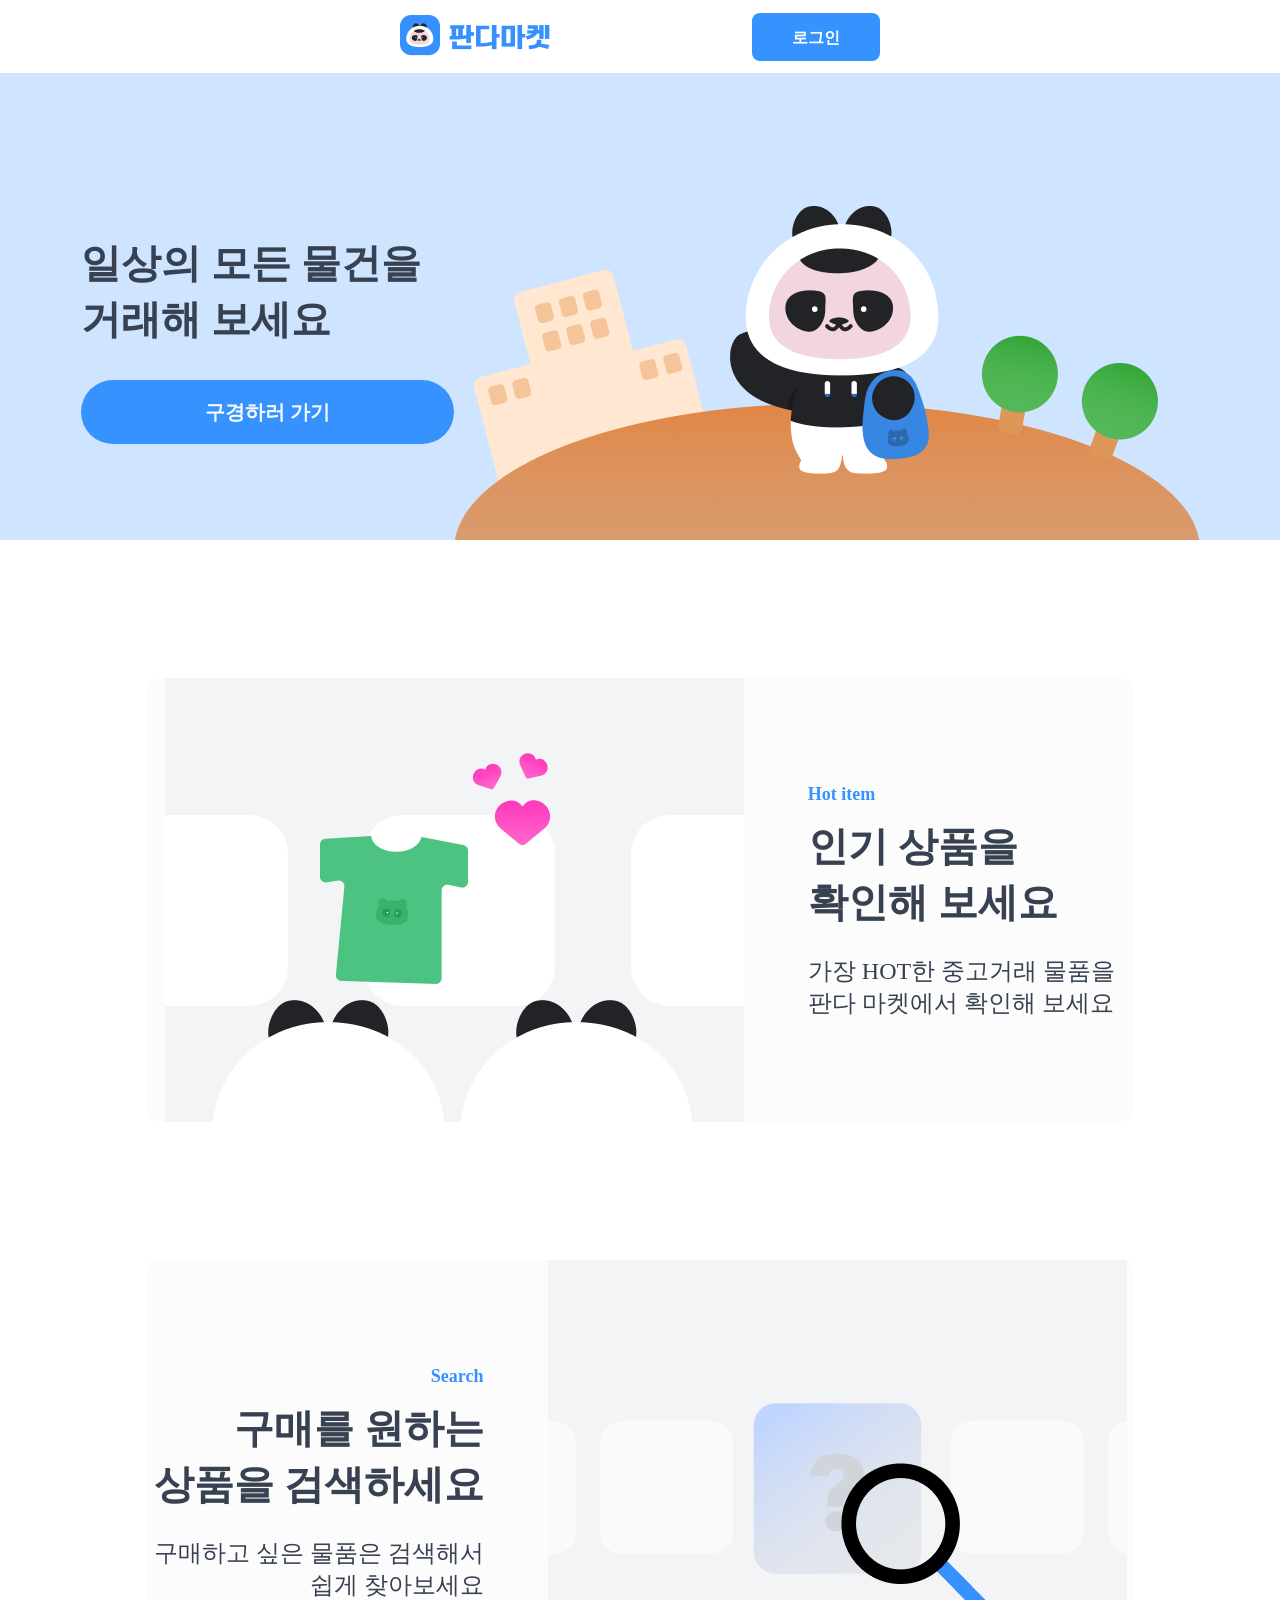
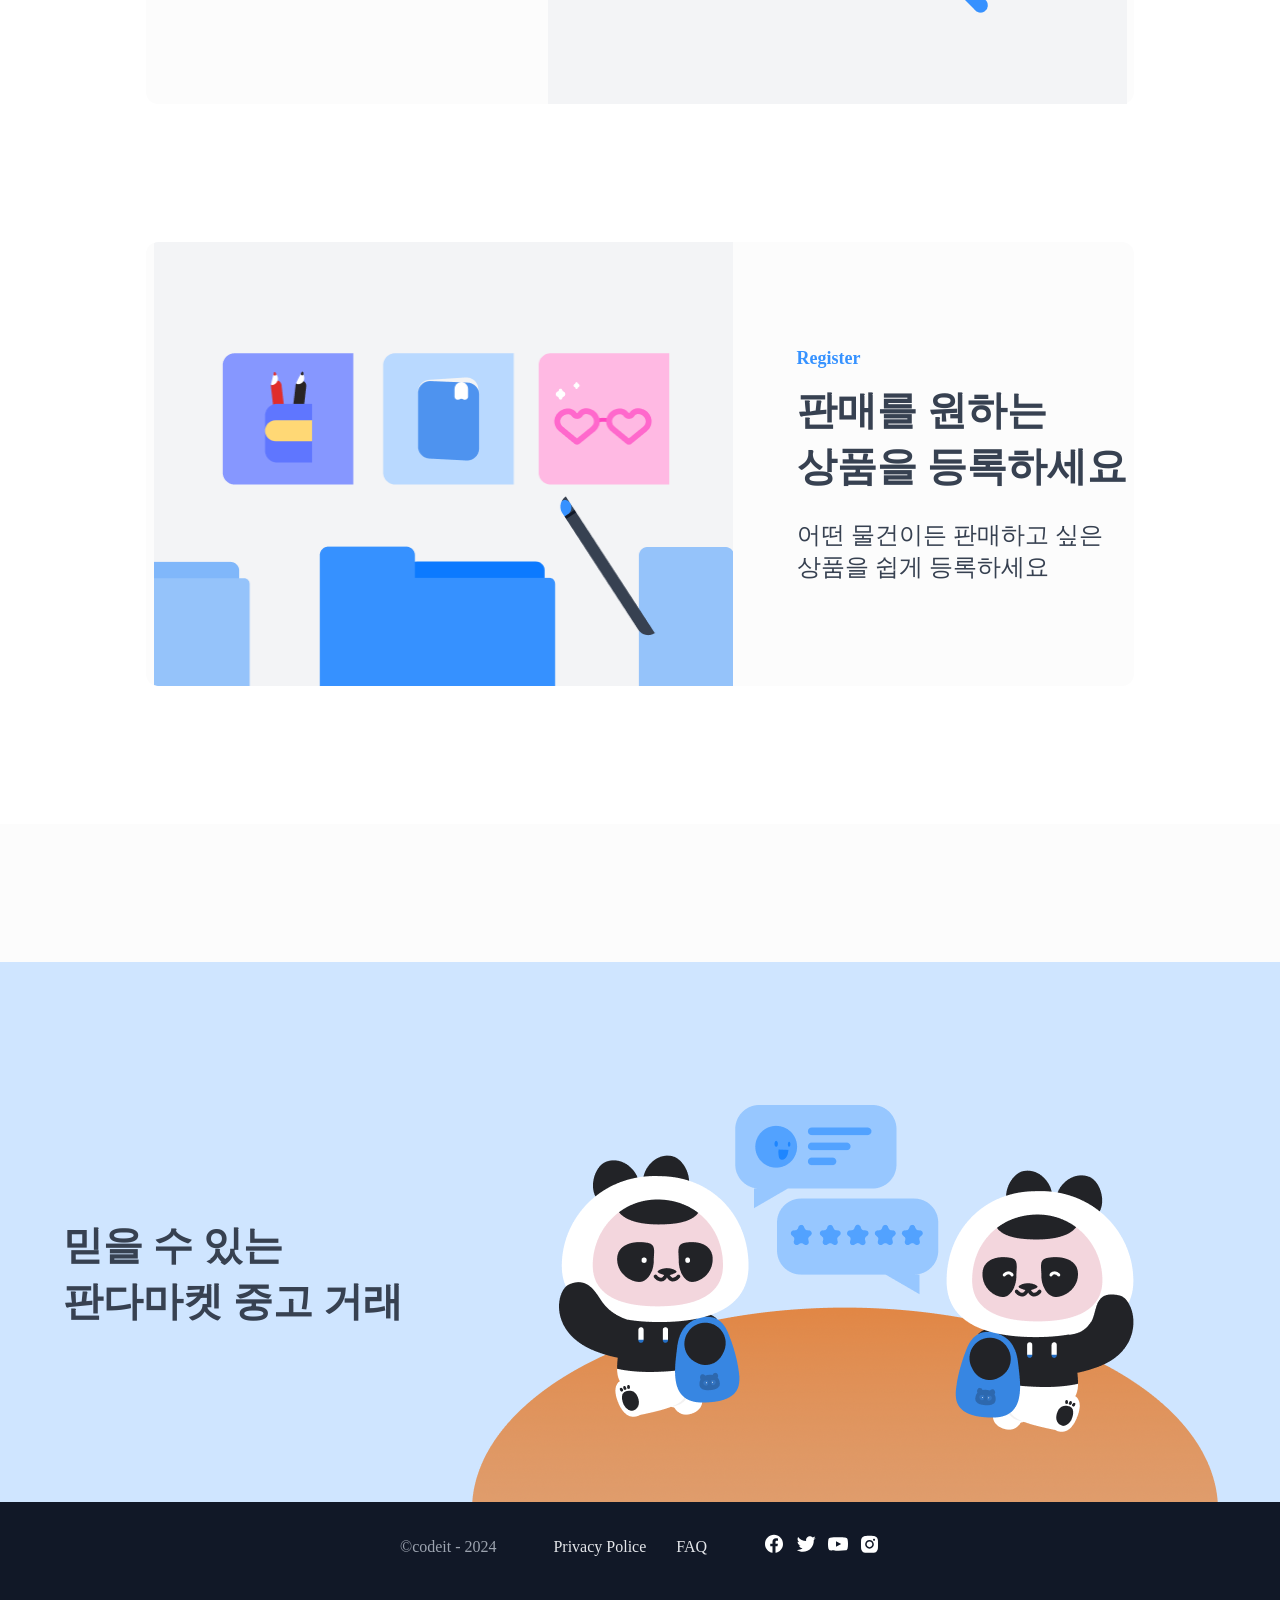
<file: index.html>
<!DOCTYPE html>
<html lang="ko">
  <head>
    <meta charset="UTF-8">
    <meta name="viewport" content="width=device-width, initial-scale=1.0">
    <meta property="og:image" content="./img/Img_logo_lg.png">
    <meta property="og:title" content="판다 마켓">
    <meta property="og:description" content="일상의 모든 물건을 거래해보세요">
    <meta property="og:url" content="https://codeit-sprint-mission-hanbh97.netlify.app/">
    <title>판다마켓</title>
    <link rel="stylesheet" href="/css/index.css">
    <link rel="stylesheet" href="/css/main.css">
    <link rel="stylesheet" href="/css/reset.css">
  </head>
  <body>
    <header class="header">
      <nav>
        <a class="home-button" href="/">
          <img class="logo" src="/img/Img_logo_sm.png" alt="판다마켓 로고">
        </a>
        <a class="login-button" href="/login.html">로그인</a>
      </nav>
    </header>

    <main>
      <section class="head-section">
        <div class="items-link-contents">
          <h1 class="items-link-script">
            일상의 모든 물건을 <br class="br">
            거래해 보세요
          </h1>
          <a class="items-button" href="/items.html">구경하러 가기</a>
        </div>
        <img src="/img/Img_home_top.png" alt="판다마켓 상단 이미지">
      </section>

      <section class="main-section">
        <img src="/img/Img_section_01.png" alt="인기상품 안내 이미지">
        <div class="main-contents align-right">
          <h2 class="main-contents-header">Hot item</h2>
          <div class="main-script">
            <h3 class="main-script-lg">
              인기 상품을 <br class="br">
              확인해 보세요
            </h3>
            <p class="main-script-sm">
              가장 HOT한 중고거래 물품을<br>
              판다 마켓에서 확인해 보세요
            </p>
          </div>
        </div>
      </section>

      <section class="main-section reverse-order">
        <img src="/img/Img_section_02.png" alt="상품검색 안내 이미지">
        <div class="main-contents align-left">
          <h2 class="main-contents-header">Search</h2>
          <div class="main-script">
            <h3 class="main-script-lg">
              구매를 원하는 <br class="br">
              상품을 검색하세요
            </h3>
            <p class="main-script-sm">
              구매하고 싶은 물품은 검색해서<br>
              쉽게 찾아보세요
            </p>
          </div>
        </div>
      </section>

      <section class="main-section">
        <img src="/img/Img_section_03.png" alt="상품등록 안내 이미지">
        <div class="main-contents align-right">
          <h2 class="main-contents-header">Register</h2>
          <div class="main-script">
            <h3 class="main-script-lg">
              판매를 원하는 <br class="br">
              상품을 등록하세요
            </h3>
            <p class="main-script-sm">
              어떤 물건이든 판매하고 싶은<br>
              상품을 쉽게 등록하세요
            </p>
          </div>
        </div>
      </section>

      <section class="last-section">
        <div class="last-section-contents">
          <p class="last-section-script">
            믿을 수 있는 <br>
            판다마켓 중고 거래
          </p>
          <img src="/img/Img_home_bottom.png" alt="판다마켓 하단 이미지">
        </div>
      </section>
    </main>

    <footer class="footer">
      <span class="left-content">©codeit - 2024</span>
      <div class="mid-content">
        <a href="/privacy.html">Privacy Police</a>
        <a href="/faq.html">FAQ</a>
      </div>
      <div class="right-content">
        <a class="social-link" href="https://www.facebook.com/" target="_blank">
          <img src="/img/ic_facebook.svg" alt="페이스북 아이콘">
        </a>
        <a class="social-link" href="https://x.com/" target="_blank">
          <img src="/img/ic_twitter.svg" alt="트위터 아이콘">
        </a>
        <a class="social-link" href="https://www.youtube.com/" target="_blank">
          <img src="/img/ic_youtube.svg" alt="유튜브 아이콘">
        </a>
        <a class="social-link" href="https://www.instagram.com/" target="_blank">
          <img src="/img/ic_instagram.svg" alt="인스타그램 아이콘">
        </a>
      </div>
    </footer>
  </body>
</html>
</file>
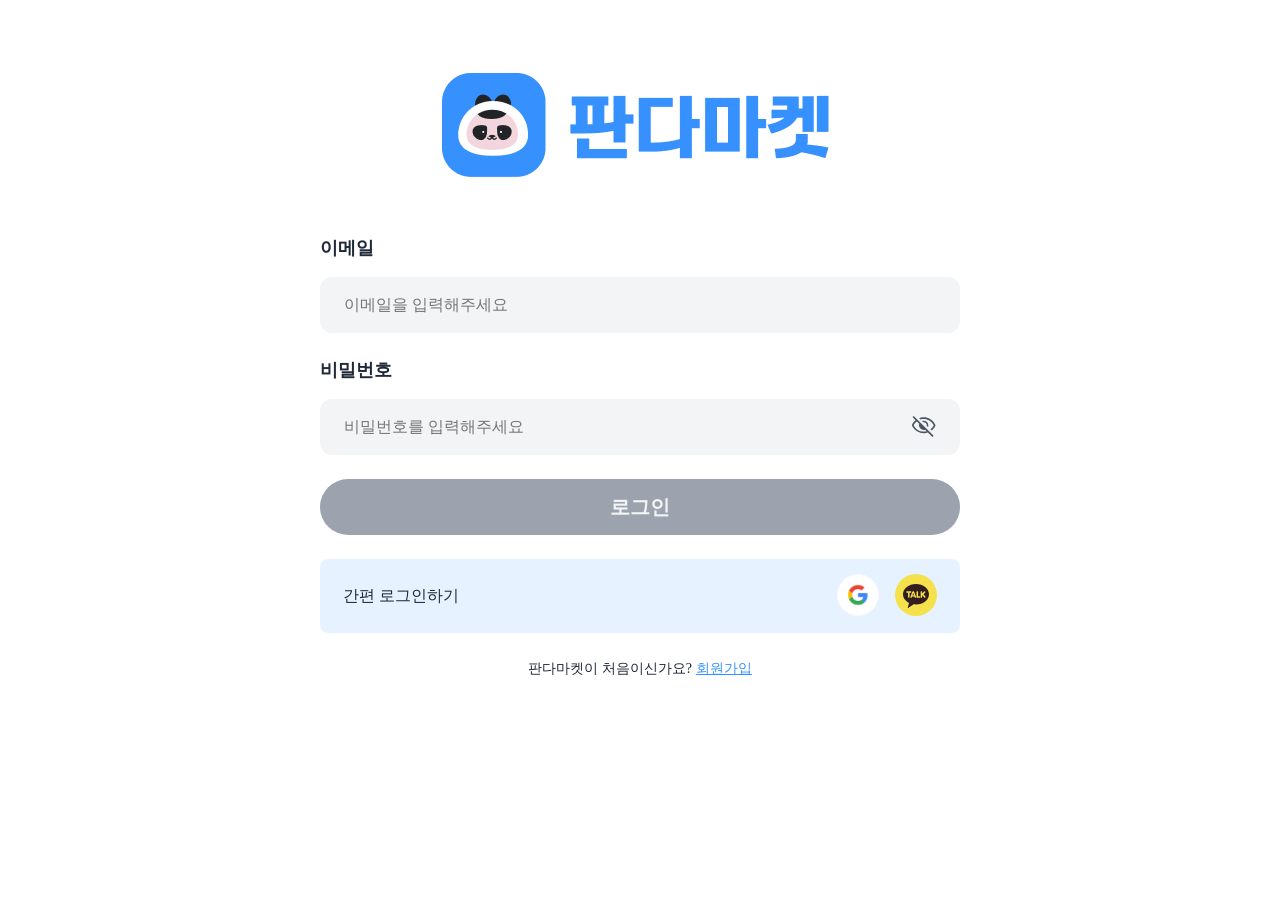
<file: login.html>
<!DOCTYPE html>
<html lang="ko">
  <head>
    <meta charset="UTF-8">
    <meta name="viewport" content="width=device-width, initial-scale=1.0">
    <title>판다마켓</title>
    <link rel="stylesheet" href="./css/reset.css">
    <link rel="stylesheet" href="./css/main.css">
    <link rel="stylesheet" href="./css/login.css">
  </head>
  <body>
    <header>
      <a class="home-button" href="/">
        <img class="header-logo" src="./img/Img_logo_lg.png" alt="판다마켓 로고">
      </a>
    </header>
    <main class="main">
      <form class="main-form">
        <div class="input">
          <label for="login-email">이메일</label>
          <input 
            id="login-email" 
            class="input-main" 
            name="email" 
            type="email" 
            placeholder="이메일을 입력해주세요" 
            required
          >
          <p class="error-message"></p>
        </div>
        <div class="input">
          <label for="login-password">비밀번호</label>
          <div class="login-password-content">
            <input 
              id="login-password" 
              class="input-main" 
              name="password" 
              type="password" 
              placeholder="비밀번호를 입력해주세요" 
              required
            >
            <img class="visibility-button" src="./img/ic_visibility_off.svg" alt="비밀번호 숨김/보기 버튼">
          </div>
          <p class="error-message"></p>
        </div>
        <button class="login-button" type="button" disabled>
          로그인
        </button>
      </form>
      <div class="social-login">
        <span>간편 로그인하기</span>
        <div class="social-login-buttons">
          <a class="social-login-button" href="https://www.google.com/">
            <img class="social-image" src="./img/ic_google.svg" alt="구글 로그인 버튼">
          </a>
          <a class="social-login-button" href="https://www.kakaocorp.com/page/">
            <img class="social-image" src="./img/ic_kakao.svg" alt="카카오 로그인 버튼">
          </a>
        </div>
      </div>
      <div class="signup">
        <span class="signup-script">판다마켓이 처음이신가요?</span>
        <a class="signup-button" href="./signup.html">회원가입</a>
      </div>
    </main>
    <script type="module" src="./js/login.js"></script>
  </body>
</html>
</file>
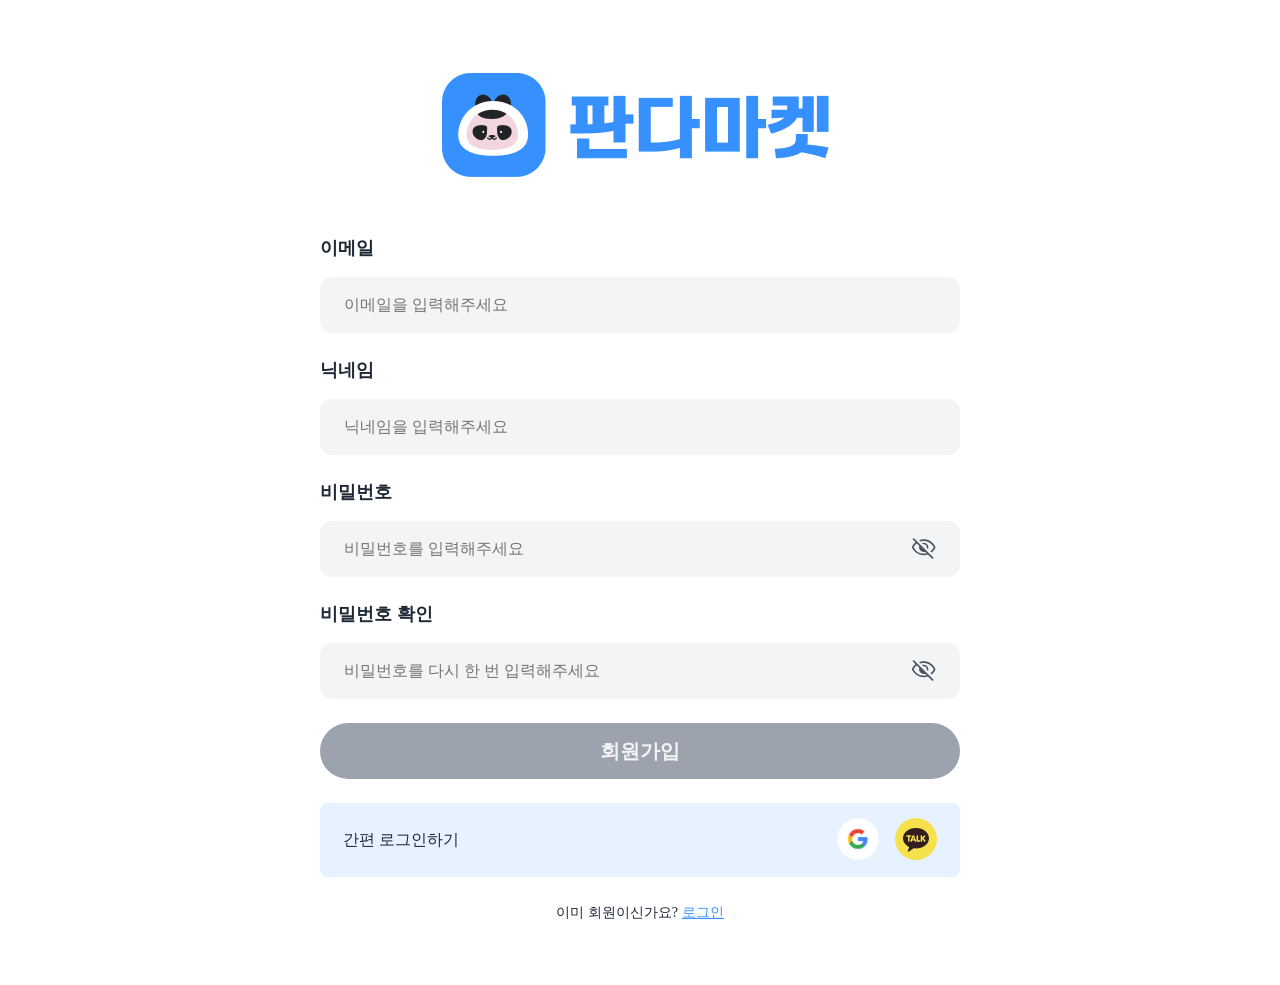
<file: signup.html>
<!DOCTYPE html>
<html lang="ko">
  <head>
    <meta charset="UTF-8">
    <meta name="viewport" content="width=device-width, initial-scale=1.0">
    <title>판다마켓</title>
    <link rel="stylesheet" href="./css/reset.css">
    <link rel="stylesheet" href="./css/main.css">
    <link rel="stylesheet" href="./css/signup.css">
  </head>
  <body>
    <header>
      <a class="home-button" href="/">
        <img class="header-logo" src="./img/Img_logo_lg.png" alt="판다마켓 로고">
      </a>
    </header>
    <main class="main">
      <form class="main-form">
        <div class="input">
          <label for="signup-email">이메일</label>
          <input 
            id="signup-email" 
            class="input-main"
            name="email" 
            type="email"
            placeholder="이메일을 입력해주세요" 
            required
          >
          <p class="error-message"></p>
        </div>
        <div class="input">
          <label for="signup-nickname">닉네임</label>
          <input 
            id="signup-nickname" 
            class="input-main"
            name="nickname" 
            type="text" 
            placeholder="닉네임을 입력해주세요" 
            required
          >
          <p class="error-message"></p>
        </div>
        <div class="input">
          <label for="signup-password">비밀번호</label>
          <div class="signup-password-content">
            <input 
              id="signup-password" 
              class="input-main"
              name="password" 
              type="password" 
              placeholder="비밀번호를 입력해주세요" 
              required
            >
            <img class="visibility-button" src="./img/ic_visibility_off.svg" alt="비밀번호 숨김/보기 버튼">
          </div>
          <p class="error-message"></p>
        </div>
        <div class="input">
          <label for="signup-password-confirm">비밀번호 확인</label>
          <div class="signup-password-content">
            <input 
              id="signup-password-confirm" 
              class="input-main"
              name="password" 
              type="password" 
              placeholder="비밀번호를 다시 한 번 입력해주세요" 
              required
            >
            <img class="visibility-button" src="./img/ic_visibility_off.svg" alt="비밀번호 숨김/보기 버튼">
          </div>
          <p class="error-message"></p>
        </div>
        <button class="signup-button" type="button" disabled>
          회원가입
        </button>
      </form>
      <div class="social-login">
        <span>간편 로그인하기</span>
        <div class="social-login-buttons">
          <a class="social-login-button" href="https://www.google.com/">
            <img class="social-image" src="./img/ic_google.svg" alt="구글 로그인 버튼">
          </a>
          <a class="social-login-button" href="https://www.kakaocorp.com/page/">
            <img class="social-image" src="./img/ic_kakao.svg" alt="카카오 로그인 버튼">
          </a>
        </div>
      </div>
      <div class="login">
        <span class="login-script">이미 회원이신가요?</span>
        <a class="login-button" href="./login.html">로그인</a>
      </div>
    </main>
    <script type="module" src="./js/signup.js"></script>
  </body>
</html>
</file>
<file: css/index.css>
.header {
  position: fixed;
  top: 0;
  
  background-color: var(--white);
  width: 100%;
  margin: 0 auto;
  padding: 9.5px 400px;
}

.header > nav {
  display: flex;
  justify-content: space-between;
  align-items: center;
  margin: 0 auto;
}

.login-button {
  width: 128px;
  height: 48px;
  padding: 12px 23px;
  border-radius: 8px;
  background-color: var(--primary-100);
  color: var(--white);
  vertical-align: middle;
  text-align: center;
  font: var(--text-lg-semibold);
}

.head-section {
  width: 100%;
  padding-top: 200px;
  display: flex;
  justify-content: center;
  align-items: center;
  background-color: var(--bg-blue);
}

.items-link-contents {
  display: flex;
  flex-direction: column;
  gap: 32px;
  padding-bottom: 60px;
}

.items-link-script {
  font: var(--text-4xl-bold);
  color: var(--secondary-700);
}

.items-button {
  padding: 16px 124px;
  background-color: var(--primary-100);
  border-radius: 40px;
  font: var(--text-xl-semibold);
  color: var(--secondary-50);
}

.head-section > img {
  width: 746px;
  height: 340px;
}

.main-section {
  display: flex;
  justify-content: center;
  align-items: center;
  gap: 64px;
  width: 988px;
  background-color: var(--bg-gray);
  border-radius: 12px;
  margin: 138px auto;
}

.reverse-order {
  flex-direction: row-reverse;
}

.main-section > img {
  width: 579px;
  height: 444px;
}

.main-contents {
  display: flex;
  flex-direction: column;
  gap: 12px;
}

.align-left {
  text-align: right;
}

.align-right {
  text-align: left;
}

.main-contents-header {
  font: var(--text-2lg-bold);
  color: var(--primary-100);
}

.main-script {
  display: flex;
  flex-direction: column;
  gap: 24px;
  color: var(--secondary-700);
}

.main-script-lg {
  font: var(--text-4xl-bold);
}

.main-script-sm {
  font: var(--text-2xl-medium);
}

.last-section {
  width: 100%;
  background-color: var(--bg-gray);
  padding-top: 138px;
}

.last-section-contents {
  display: flex;
  justify-content: center;
  align-items: center;
  gap: 69px;
  width: 100%;
  background-color: var(--bg-blue);
  padding-top: 143px;
}

.last-section-script {
  padding-bottom: 60px;
  font: var(--text-4xl-bold);
  color: var(--secondary-700);
}

.last-section-contents > img {
  width: 746px;
  height: 397px;
}

.footer {
  display: flex;
  justify-content: space-between;
  padding: 32px 400px;
  width: 100%;
  height: 160px;
  background-color: var(--secondary-900);
}

.left-content {
  font: var(--text-lg-regular);
  color: var(--secondary-400);
}

.mid-content {
  display: flex;
  justify-content: center;
  align-items: flex-start;
  gap: 30px;
}

.mid-content a {
  font: var(--text-lg-regular);
  color: var(--secondary-200);

}

.right-content {
  display: flex;
  gap: 12px;
}

.social-link img {
  cursor: pointer;
  width: 20px;
  height: 20px;
}

@media (max-width: 1199px) {
  .header {
    margin: 0 auto;
    padding: 9.5px 24px;
  }

  .head-section {
    padding-top: 154px;
    height: 841px;
    flex-direction: column;
    justify-content: space-between;
  }

  .br {
    display: none;
  }

  .items-link-contents {
    gap: 24px;
    align-items: center;
  }

  .items-link-script {
    max-width: 100%;
  }

  .head-section > img {
    width: 744px;
    height: 340px;
  }

  .main-section {
    flex-direction: column;
    gap: 24px;
    width: 696px;
    background-color: var(--white);
    margin: 24px auto;
  }
  
  .main-section > img {
    border-radius: 12px;
    width: 100%;
    height: 524px;
  }

  .main-contents {
    gap: 16px;
    width: 100%;
  }

  .left {
    text-align: right;
  }

  .right {
    text-align: left;
  }

  .main-script-lg {
    font: var(--text-3xl-bold);
  }

  .main-script-sm {
    font: var(--text-2lg-medium);
  }

  .last-section {
    background-color: var(--white);
    padding-top: 56px;
  }

  .last-section-contents {
    flex-direction: column;
    justify-content: space-between;
    height: 927px;
    padding-top: 201px;
  }

  .last-section-script {
    text-align: center;
    font: var(--text-4xl-bold);
    color: var(--secondary-700);
  }

  .last-section-contents > img {
    width: 744px;
    height: 397px;
  }

  .footer {
    padding: 32px 104px 64px;
    width: 100%;
  }

  .right-content {
    display: flex;
    gap: 12px;
  }
}

@media (min-width: 375px) and (max-width: 767px) {
  .header {
    padding: 9.5px 16px;
  }

  .head-section {
    margin-bottom: 52px;
    padding-top: 118px;
    height: 610px;
  }

  .items-link-script > .br {
    display: block;
  }

  .items-link-contents {
    gap: 18px;
  }

  .items-link-script {
    text-align: center;
    font: var(--text-3xl-bold);
    max-width: 100%;
  }

  .items-button {
    padding: 12px 71px;
    font: var(--text-2lg-semibold);
    color: var(--secondary-50);
  }

  .head-section > img {
    width: 448px;
    height: 204px;
  }

  .main-section {
    gap: 24px;
    width: 344px;
    margin: 40px auto;
  }
  
  .main-section > img {
    height: 259px;
  }

  .main-contents {
    gap: 8px;
  }

  .main-contents-header {
    font: var(--text-lg-bold);
  }

  .main-script {
    gap: 16px;
  }

  .main-script-lg {
    font: var(--text-2xl-bold);
  }

  .main-script-sm {
    font: var(--text-lg-medium);
  }

  .last-section {
    background-color: var(--white);
    padding-top: 23px;
  }

  .last-section-contents {
    height: 540px;
    padding-top: 121px;
  }

  .last-section-script {
    font: var(--text-3xl-bold);
  }

  .last-section-contents > img {
    width: 375px;
    height: 198px;
  }

  .footer {
    display: grid;
    grid-template-areas: 
      "mid right"
      "left left";
    padding: 32px 32px 64px;
  }

  .left-content {
    padding-top: 60px;
    grid-area: left;
  }

  .mid-content {
    grid-area: mid;
    align-items: center;
    gap: 30px;
  }

  .right-content {
    grid-area: right;
    display: flex;
    gap: 12px;
  }

  .social-link img {
    cursor: pointer;
    width: 20px;
    height: 20px;
  }
}
</file>
<file: css/main.css>
:root {
  --primary-50: #E6F2FF;
  --primary-100: #3692ff;
  --primary-200: #1967d6;
  --primary-300: #1251aa;

  --error: #f74747;
  --white: #ffffff;
  --black: #000000;

  --bg-blue: #cfe5ff;
  --bg-gray: #fcfcfc;

  --secondary-50: #f9fafb;
  --secondary-100: #f3f4f6;
  --secondary-200: #e5e7eb;
  --secondary-400: #9ca3af;
  --secondary-500: #6b7280;
  --secondary-600: #4b5563;
  --secondary-700: #374151;
  --secondary-800: #1f2937;
  --secondary-900: #111827;

  
  --text-md-regular: 400 14px/24px "Pretendard";
  --text-md-medium: 500 14px/24px "Pretendard";
  --text-md-semibold: 600 14px/24px "Pretendard";
  --text-md-bold: 700 14px/24px "Pretendard";
  --text-lg-regular: 400 16px/26px "Pretendard";
  --text-lg-medium: 500 16px/26px "Pretendard";  
  --text-lg-semibold: 600 16px/26px "Pretendard";
  --text-lg-bold: 700 16px/26px "Pretendard";
  --text-2lg-regular: 400 18px/26px "Pretendard";
  --text-2lg-medium: 500 18px/26px "Pretendard";  
  --text-2lg-semibold: 600 18px/26px "Pretendard";
  --text-2lg-bold: 700 18px/26px "Pretendard";
  --text-xl-regular: 400 20px/32px "Pretendard";
  --text-xl-medium: 500 20px/32px "Pretendard";  
  --text-xl-semibold: 600 20px/32px "Pretendard";
  --text-xl-bold: 700 20px/32px "Pretendard";
  --text-2xl-regular: 400 24px/32px "Pretendard";
  --text-2xl-medium: 500 24px/32px "Pretendard";  
  --text-2xl-semibold: 600 24px/32px "Pretendard";
  --text-2xl-bold: 700 24px/32px "Pretendard";
  --text-3xl-regular: 400 32px/42px "Pretendard";
  --text-3xl-medium: 500 32px/42px "Pretendard";  
  --text-3xl-semibold: 600 32px/42px "Pretendard";
  --text-3xl-bold: 700 32px/42px "Pretendard";
  --text-4xl-bold: 700 40px/56px "Pretendard"
}

body {
  font-family: "Pretendard", sans-serif;
}

a {
  text-decoration: none;
}

*{
  box-sizing: border-box;
}
</file>
<file: css/login.css>
body {
  display: flex;
  flex-direction: column;
  justify-content: center;
  align-items: center;
  padding: 60px 0;
}

.header-logo {
  width: 396px;
  height: 132px;
}

main {
  display: flex;
  flex-direction: column;
  margin-top: 40px;
  gap: 24px;
  width: 640px;
}

.main-form {
  display: flex;
  flex-direction: column;
  gap: 24px;
  width: 100%;
}

.input {
  display: flex;
  flex-direction: column;
  gap: 8px;
  width: 100%;
}

.input-main {
  margin-top: 8px;
  padding: 16px 24px;
  height: 56px;
  width: 100%;
  border: none;
  border-radius: 12px;
  background-color: var(--secondary-100);
  font: var(--text-lg-regular);
  color: var(--secondary-800);
}

.input > label {
  font: var(--text-2lg-bold);
  color: var(--secondary-800);
}

p.wrong-input {
  display: block;
}

.error-message {
  display: none;
  padding-left: 16px;
  font: var(--text-md-semibold);
  color: var(--error);
}

.input-main.wrong-input {
  border: 1px solid var(--error);
} 

.login-password-content {
  position: relative;
}

.visibility-button {
  position: absolute;
  top: 24px;
  right: 24px;
  width: 24px;
  height: 24px;
  cursor: pointer;
}

.login-button {
  height: 56px;
  border: none;
  border-radius: 40px;
  background-color: var(--primary-100);
  font: var(--text-xl-semibold);
  color: var(--secondary-100);
  cursor: pointer;
}

.login-button:disabled {
  background-color: var(--secondary-400);
  cursor: default;
}

.social-login {
  display: flex;
  justify-content: space-between;
  align-items: center;
  height: 74px;
  padding: 16px 23px;
  border-radius: 8px;
  background-color: var(--primary-50);
}

.social-login > span {
  font: var(--text-lg-medium);
  color: var(--secondary-800);
}

.social-login-buttons {
  display: flex;
  gap: 16px;
}

.social-image {
  width: 42px;
  height: 42px;
}

.signup {
  display: flex;
  justify-content: center;
  gap: 4px;
}

.signup-script {
  font: var(--text-md-medium);
  color: var(--secondary-800);
}

.signup-button {
  font: var(--text-md-medium);
  color: var(--primary-100);
  text-decoration: underline;
}

@media (min-width: 375px) and (max-width: 767px) {
  body {
    padding: 60px 16px;
  }
  .header-logo {
    width: 198px;
    height: 66px;
  }

  main {
    margin-top: 24px;
    gap: 24px;
    max-width: 400px;
    width: 100%;
  }

  .main-form {
    gap: 16px;
    width: 100%;
  }

  .input {
    gap: 8px;
  }

  .input > label {
    font: var(--text-md-bold);
  }

  .input-main {
    margin-top: 0;
  }

  .login-password-content {
    position: relative;
  }

  .visibility-button {
    top: 16px;
  }

  .social-login {
    height: 75px;
    padding: 16px 24px;
  }
}
</file>
<file: css/signup.css>
body {
  display: flex;
  flex-direction: column;
  justify-content: center;
  align-items: center;
  padding: 60px 0;
}

.header-logo {
  width: 396px;
  height: 132px;
}

main {
  display: flex;
  flex-direction: column;
  margin-top: 40px;
  gap: 24px;
  width: 640px;
}

.main-form {
  display: flex;
  flex-direction: column;
  gap: 24px;
  width: 100%;
}

.input {
  display: flex;
  flex-direction: column;
  gap: 8px;
  width: 100%;
}

.input-main {
  margin-top: 8px;
  padding: 16px 24px;
  height: 56px;
  width: 100%;
  border: none;
  border-radius: 12px;
  background-color: var(--secondary-100);
  font: var(--text-lg-regular);
  color: var(--secondary-800);
}

.input > label {
  font: var(--text-2lg-bold);
  color: var(--secondary-800);
}

p.wrong-input {
  display: block;
}

.error-message {
  display: none;
  padding-left: 16px;
  font: var(--text-md-semibold);
  color: var(--error);
}

.input-main.wrong-input {
  border: 1px solid var(--error);
}

.signup-password-content {
  position: relative;
}

.visibility-button {
  position: absolute;
  top: 24px;
  right: 24px;
  width: 24px;
  height: 24px;
  cursor: pointer;
}

.signup-button {
  height: 56px;
  border: none;
  border-radius: 40px;
  background-color: var(--primary-100);
  font: var(--text-xl-semibold);
  color: var(--secondary-100);
  cursor: pointer;
}

.signup-button:disabled {
  background-color: var(--secondary-400);
  cursor: default;
}

.social-login {
  display: flex;
  justify-content: space-between;
  align-items: center;
  height: 74px;
  padding: 16px 23px;
  border-radius: 8px;
  background-color: var(--primary-50);
}

.social-login > span {
  font: var(--text-lg-medium);
  color: var(--secondary-800);
}

.social-login-buttons {
  display: flex;
  gap: 16px;
}

.social-image {
  width: 42px;
  height: 42px;
}

.login {
  display: flex;
  justify-content: center;
  gap: 4px;
}

.login-script {
  font: var(--text-md-medium);
  color: var(--secondary-800);
}

.login-button {
  font: var(--text-md-medium);
  color: var(--primary-100);
  text-decoration: underline;
}

@media (min-width: 375px) and (max-width: 767px) {
  body {
    padding: 60px 16px;
  }
  .header-logo {
    width: 198px;
    height: 66px;
  }

  main {
    margin-top: 24px;
    gap: 24px;
    max-width: 400px;
    width: 100%;
  }

  .main-form {
    gap: 16px;
    width: 100%;
  }

  .input {
    gap: 8px;
  }

  .input > label {
    font: var(--text-md-bold);
  }

  .input-main {
    margin-top: 0;
  }

  .signup-password-content {
    position: relative;
  }

  .visibility-button {
    top: 16px;
  }
  
  .social-login {
    height: 75px;
    padding: 16px 24px;
  }
}
</file>
